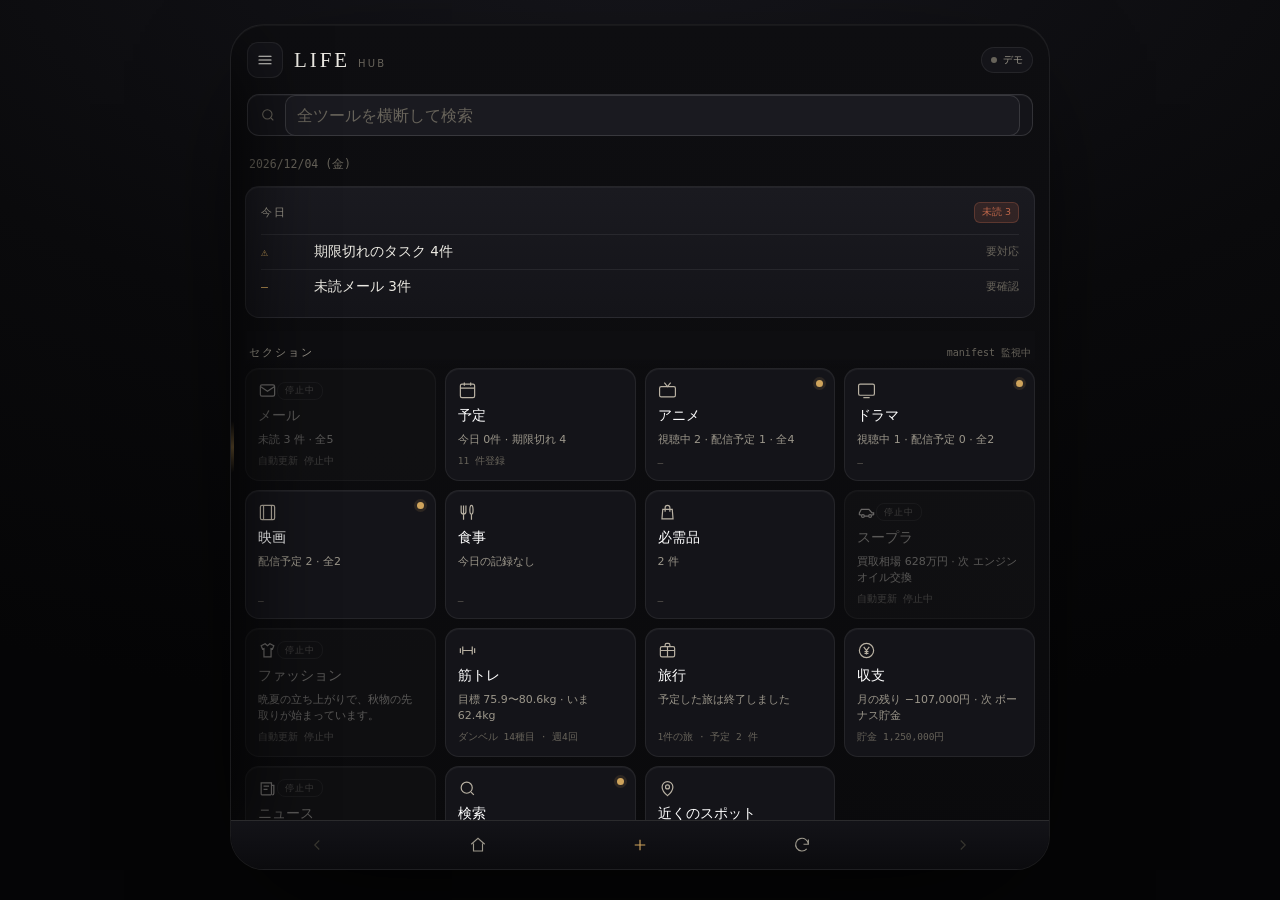
<file: index.html>
<!DOCTYPE html>
<html lang="ja">
<head>
<meta charset="utf-8">
<meta name="viewport" content="width=device-width, initial-scale=1, maximum-scale=1, minimum-scale=1, user-scalable=no, viewport-fit=cover">
<meta name="theme-color" content="#0A0A0C">
<title>LIFE</title>
<!-- ホーム画面に追加したときのアイコン。指定が無いと iOS が
     ページを縮小した「黒地に文字」の絵を勝手に作ってしまう -->
<link rel="apple-touch-icon" href="assets/icon-180.png?v=dev725147">
<link rel="icon" type="image/png" sizes="192x192" href="assets/icon-192.png?v=dev725147">
<link rel="icon" type="image/svg+xml" href="assets/icon.svg?v=dev725147">
<link rel="manifest" href="manifest.webmanifest?v=dev725147">
<meta name="apple-mobile-web-app-title" content="LIFE">
<meta name="apple-mobile-web-app-status-bar-style" content="black-translucent">
<link rel="stylesheet" href="assets/app.css?v=dev725147">
<script>
/* ホーム画面から起動したとき（＝アプリとして開いたとき）の下ごしらえ。
   描き始める前に決めたいので、CSS の直後・本文より前に置いている。

   1) 枠を付けずに画面いっぱいへ広げる（html に full の印を付ける）
   2) 起動直後だけ画面の高さが実際より小さく報告される iOS の不具合を補う。
      端末の画面サイズ（screen）から本来の高さを出して --apph に入れる。
      ただし Split View などで本当に小さいときは触らない（差が大きいときは何もしない）。 */
(function () {
  try {
    var st = navigator.standalone === true ||
      (window.matchMedia && matchMedia('(display-mode: standalone)').matches);
    if (!st) return;
    var el = document.documentElement;
    el.className += ' full';
    if (!window.screen) return;
    function fit() {
      var sw = screen.width, sh = screen.height, got = window.innerHeight || 0;
      if (!sw || !sh || !got) return;
      var portrait = !window.matchMedia || matchMedia('(orientation: portrait)').matches;
      var full = portrait ? Math.max(sw, sh) : Math.min(sw, sh);
      // 「画面いっぱいのはずなのに少しだけ足りない」＝起動直後の誤報告
      if (full > got && full - got <= 150) el.style.setProperty('--apph', full + 'px');
      else el.style.removeProperty('--apph');
    }
    fit();
    addEventListener('resize', fit);
    addEventListener('orientationchange', function () { setTimeout(fit, 80); });
  } catch (e) {}
})();
</script>
</head>
<body>
<!-- 筋トレの 3D 風イラストで使う塗り（グラデーションと発光）。
     図をいくつ描いても定義は 1 組で済むよう、ここに置いて id で参照する。 -->
<svg class="wdefs" width="0" height="0" aria-hidden="true" focusable="false"><defs>
  <!-- 背景（明るいスタジオ。添付写真と同じ、白に近い灰色の背景） -->
  <radialGradient id="wgBg" cx=".5" cy=".38" r=".85">
    <stop offset="0" stop-color="#F2F2F0"/><stop offset=".65" stop-color="#E4E4E1"/>
    <stop offset="1" stop-color="#D2D2CE"/>
  </radialGradient>
  <!-- 体の下地。筋肉より一段暗い粘土色 -->
  <linearGradient id="wgBody" x1="0" y1="0" x2="1" y2="0">
    <stop offset="0" stop-color="#6E716C"/><stop offset=".25" stop-color="#8E918C"/>
    <stop offset=".5" stop-color="#9DA09B"/><stop offset=".75" stop-color="#82857F"/>
    <stop offset="1" stop-color="#63665F"/>
  </linearGradient>
  <!-- 筋肉ひとつ分の膨らみ。光は左上から。R 付きは左右反転したパーツ用 -->
  <radialGradient id="wgMus" cx=".34" cy=".24" r=".95">
    <stop offset="0" stop-color="#D8DAD4"/><stop offset=".42" stop-color="#B0B3AC"/>
    <stop offset=".75" stop-color="#878A83"/><stop offset="1" stop-color="#6D7068"/>
  </radialGradient>
  <radialGradient id="wgMusR" cx=".66" cy=".24" r=".95">
    <stop offset="0" stop-color="#D8DAD4"/><stop offset=".42" stop-color="#B0B3AC"/>
    <stop offset=".75" stop-color="#878A83"/><stop offset="1" stop-color="#6D7068"/>
  </radialGradient>
  <radialGradient id="wgHead" cx=".36" cy=".28" r=".85">
    <stop offset="0" stop-color="#D2D4CE"/><stop offset=".5" stop-color="#ABAEA8"/>
    <stop offset="1" stop-color="#7C7F78"/>
  </radialGradient>
  <!-- 効く筋肉。添付と同じ、輪郭のぼけた赤いにじみ -->
  <radialGradient id="wgRed" cx=".42" cy=".34" r=".8">
    <stop offset="0" stop-color="#F65038"/><stop offset=".5" stop-color="#E23A24"/>
    <stop offset="1" stop-color="#C92C17"/>
  </radialGradient>
  <radialGradient id="wgRedR" cx=".58" cy=".34" r=".8">
    <stop offset="0" stop-color="#F65038"/><stop offset=".5" stop-color="#E23A24"/>
    <stop offset="1" stop-color="#C92C17"/>
  </radialGradient>
  <linearGradient id="wgIron" x1="0" y1="0" x2="0" y2="1">
    <stop offset="0" stop-color="#9EA19B"/><stop offset=".45" stop-color="#757872"/>
    <stop offset="1" stop-color="#4E514B"/>
  </linearGradient>
  <linearGradient id="wgBench" x1="0" y1="0" x2="0" y2="1">
    <stop offset="0" stop-color="#B4B7B1"/><stop offset=".55" stop-color="#93968F"/>
    <stop offset="1" stop-color="#6E716B"/>
  </linearGradient>
  <radialGradient id="wgFloor" cx=".5" cy=".5" r=".5">
    <stop offset="0" stop-color="#5B5D58" stop-opacity=".5"/>
    <stop offset="1" stop-color="#5B5D58" stop-opacity="0"/>
  </radialGradient>
  <!-- 効く場所は「にじませる」。元の形をそのまま重ねると輪郭が出るので混ぜない -->
  <filter id="wgGlow" x="-60%" y="-60%" width="220%" height="220%">
    <feGaussianBlur stdDeviation="1.7" result="b"/>
    <feMerge><feMergeNode in="b"/><feMergeNode in="b"/></feMerge>
  </filter>
  <filter id="wgGlow2" x="-50%" y="-50%" width="200%" height="200%">
    <feGaussianBlur stdDeviation="1.3"/>
  </filter>
</defs></svg>
<div class="stage">
  <div class="app" id="app">
    <div class="hint" aria-hidden="true"></div>
    <header class="topbar">
      <button class="ib" id="menuBtn" aria-label="メニューを開く">
        <svg viewBox="0 0 24 24" fill="none" stroke="currentColor" stroke-width="1.6" stroke-linecap="round"><path d="M4 7h16M4 12h16M4 17h16"/></svg>
      </button>
      <div class="brand" id="brand"></div>
      <button class="sync" id="syncBtn" aria-label="接続状態"><span class="pulse" id="pulse"></span><span id="syncTxt">未接続</span></button>
    </header>
    <div class="notice" id="notice" hidden></div>
    <div class="sw">
      <div class="search">
        <svg viewBox="0 0 24 24" fill="none" stroke="currentColor" stroke-width="1.6"><circle cx="11" cy="11" r="7"/><path d="m20 20-3.5-3.5"/></svg>
        <input id="q" type="search" autocomplete="off" aria-label="検索">
        <span class="clr" id="clr" style="display:none" role="button" aria-label="クリア">×</span>
      </div>
      <div class="tagsug" id="tagsug" style="display:none"></div>
    </div>
    <div class="actzone" id="actzone"></div>
    <div class="scroll" id="scroll"></div>
    <nav class="bottombar" id="bottombar" aria-label="ナビゲーション"></nav>
    <div class="scrim" id="scrim"></div>
    <nav class="drawer" id="drawer" aria-label="メニュー"><div class="dh2"><span class="d"></span><span class="w">LIFE</span></div><div id="menu"></div></nav>
    <section class="det" id="det" aria-hidden="true">
      <div class="db"><button class="ib" id="backBtn" aria-label="戻る">
        <svg viewBox="0 0 24 24" fill="none" stroke="currentColor" stroke-width="1.6" stroke-linecap="round" stroke-linejoin="round"><path d="M15 6l-6 6 6 6"/></svg>
      </button><span class="dt" id="dSec"></span>
      <button class="ib" id="dDone" aria-label="完了にする" style="display:none">
        <svg viewBox="0 0 24 24" fill="none" stroke="currentColor" stroke-width="1.8" stroke-linecap="round" stroke-linejoin="round"><path d="M5 12.5 10 17.5 19 7"/></svg>
      </button>
      <button class="ib" id="dEdit" aria-label="編集" style="display:none">
        <svg viewBox="0 0 24 24" fill="none" stroke="currentColor" stroke-width="1.6" stroke-linecap="round" stroke-linejoin="round"><path d="M4 20h4l10-10a2.8 2.8 0 0 0-4-4L4 16v4z"/></svg>
      </button>
      <button class="ib" id="dTrash" aria-label="削除" style="display:none;color:var(--ember)">
        <svg viewBox="0 0 24 24" fill="none" stroke="currentColor" stroke-width="1.6" stroke-linecap="round" stroke-linejoin="round"><path d="M4 7h16M9 7V5h6v2M6 7l1 13h10l1-13"/></svg>
      </button></div>
      <div class="dbody" id="dBody"></div>
    </section>
    <div class="mask" id="mask"><div class="sheet" id="sheet"></div></div>
  </div>
</div>
<script src="assets/github.js?v=dev725147"></script>
<script src="assets/places.js?v=dev725147"></script>
<script src="assets/nearby.js?v=dev725147"></script>
<script src="assets/workout.js?v=dev725147"></script>
<script src="assets/demo-data.js?v=dev725147"></script>
<script src="assets/app.js?v=dev725147"></script>
</body>
</html>
</file>
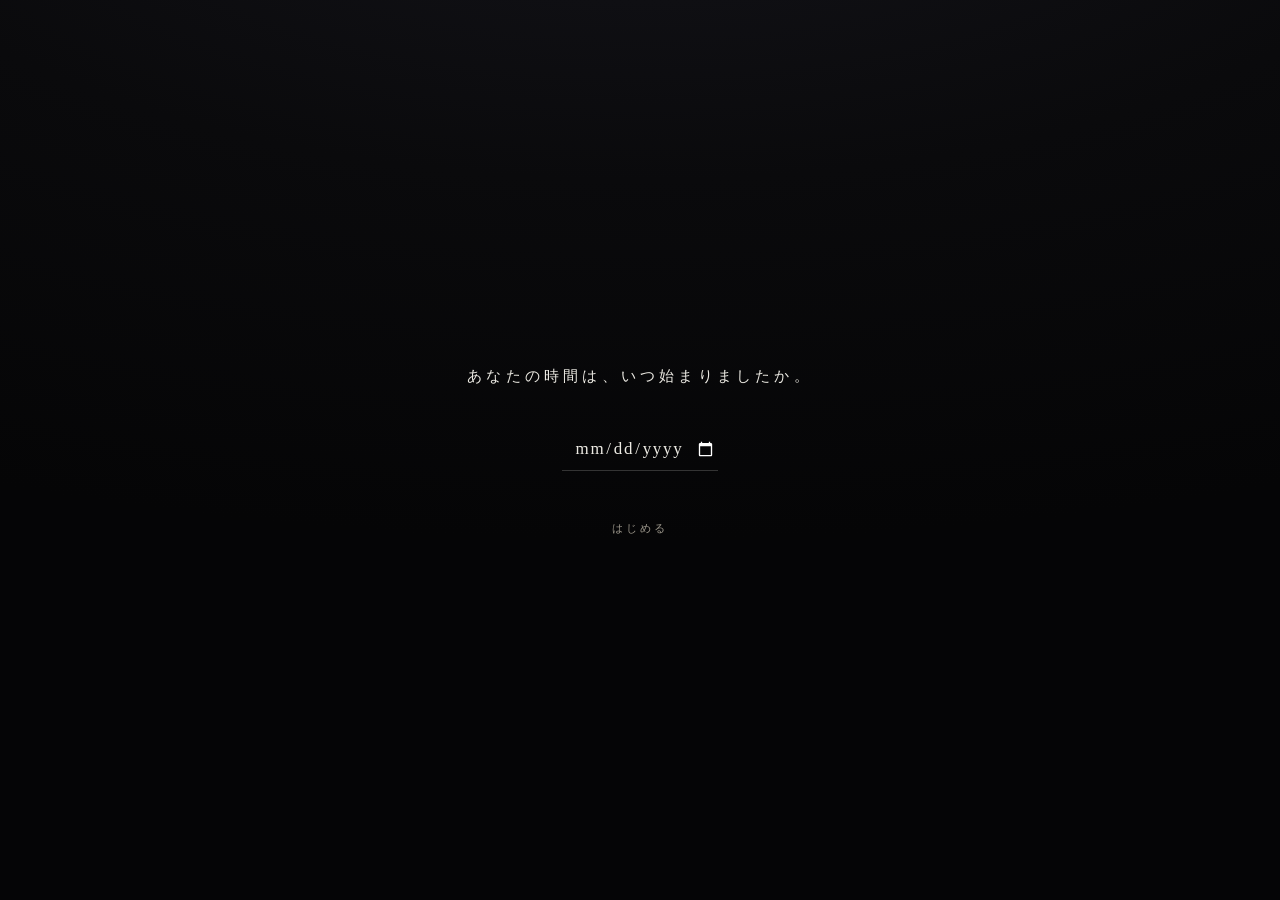
<file: memento/index.html>
<!DOCTYPE html>
<html lang="ja">
<head>
<meta charset="utf-8">
<meta name="viewport" content="width=device-width, initial-scale=1, maximum-scale=1, minimum-scale=1, user-scalable=no, viewport-fit=cover">
<meta name="theme-color" content="#0A0A0C">
<title>MEMENTO</title>
<link rel="icon" href="data:image/svg+xml,%3Csvg xmlns='http://www.w3.org/2000/svg' viewBox='0 0 32 32'%3E%3Crect width='32' height='32' fill='%230A0A0C'/%3E%3Ccircle cx='16' cy='16' r='4.5' fill='%23CFA45C'/%3E%3C/svg%3E">
<link rel="stylesheet" href="memento.css?v=2">
</head>
<body>
<div class="page">

  <!-- 初回のみ：生年月日を尋ねる。それ以外の入力は求めない -->
  <div class="gate" id="gate" hidden>
    <div>
      <div class="gate-q">あなたの時間は、いつ始まりましたか。</div>
      <input type="date" id="gateBirth" aria-label="生年月日">
      <button class="tbtn gate-go" id="gateGo">はじめる</button>
    </div>
  </div>

  <div class="wrap" id="main" hidden>

    <header class="top">
      <a class="back" href="../">LIFE</a>
      <span class="ver" id="verTag">I</span>
    </header>

    <h1 class="mark">MEMENTO</h1>

    <div class="mortal reveal">
      <span class="ml">のこり</span>
      <span class="mn" id="mortalSec">—</span><span class="mu">秒</span>
    </div>

    <section class="reveal" id="secCal">
      <div class="h">人生の暦</div>
      <div class="calbox">
        <canvas id="cal"></canvas>
        <span class="now" id="nowDot" hidden></span>
      </div>
      <div class="calcap">
        <span>第 <span class="n" id="wkNow">—</span> 週</span>
        <span><span class="n" id="wkAll">—</span> 週のうち <span class="n" id="wkPct">—</span></span>
      </div>
    </section>

    <section class="reveal" id="secCount">
      <div class="h">残数</div>
      <div id="rows"></div>
      <div class="add" id="addRow">＋ 人を加える</div>
      <div class="form" id="pForm" hidden>
        <div class="f"><label for="fName">名前</label><input id="fName" autocomplete="off"></div>
        <div class="f"><label for="fAge">いまの年齢</label><input id="fAge" type="number" min="0" max="120" inputmode="numeric"></div>
        <div class="f"><label for="fFreq">年に会う回数</label><input id="fFreq" type="number" min="1" max="366" inputmode="numeric"></div>
        <div class="f"><label for="fUntil">何歳までと考えるか</label><input id="fUntil" type="number" min="1" max="120" inputmode="numeric" placeholder="85"></div>
        <div class="formact">
          <button class="tbtn warn" id="fDel" hidden>消す</button>
          <button class="tbtn" id="fCancel">やめる</button>
          <button class="tbtn gold" id="fSave">刻む</button>
        </div>
      </div>
    </section>

    <section class="reveal" id="secToday">
      <div class="h">今日</div>
      <div class="date" id="todayDate">—</div>
      <div class="line">
        <input id="diary" maxlength="120" placeholder="一行だけ。" autocomplete="off">
        <span class="saved" id="savedDot"></span>
      </div>
      <div id="pastBox"></div>
    </section>

    <section class="settings" id="settings" hidden>
      <div class="h">設定</div>
      <div class="form on">
        <div class="f"><label for="sBirth">生年月日</label><input id="sBirth" type="date"></div>
        <div class="f"><label for="sHorizon">暦の長さ（年）</label><input id="sHorizon" type="number" min="40" max="110" inputmode="numeric"></div>
        <div class="formact">
          <button class="tbtn" id="sExport">書き出す</button>
          <button class="tbtn" id="sImport">読み込む</button>
        </div>
        <p class="note">記録はこの端末に保存され、ハブの接続設定（PAT）があれば
        private リポジトリへも静かに同期されます。</p>
      </div>
      <input type="file" id="importFile" accept="application/json" hidden>
    </section>

    <footer class="reveal">
      <span class="lnk" id="cfgBtn">設定</span>
      <span class="sync" id="syncState">○ この端末のみ</span>
    </footer>

  </div>
</div>
<script src="../assets/github.js?v=dev720737"></script>
<script src="memento.js?v=2"></script>
</body>
</html>
</file>
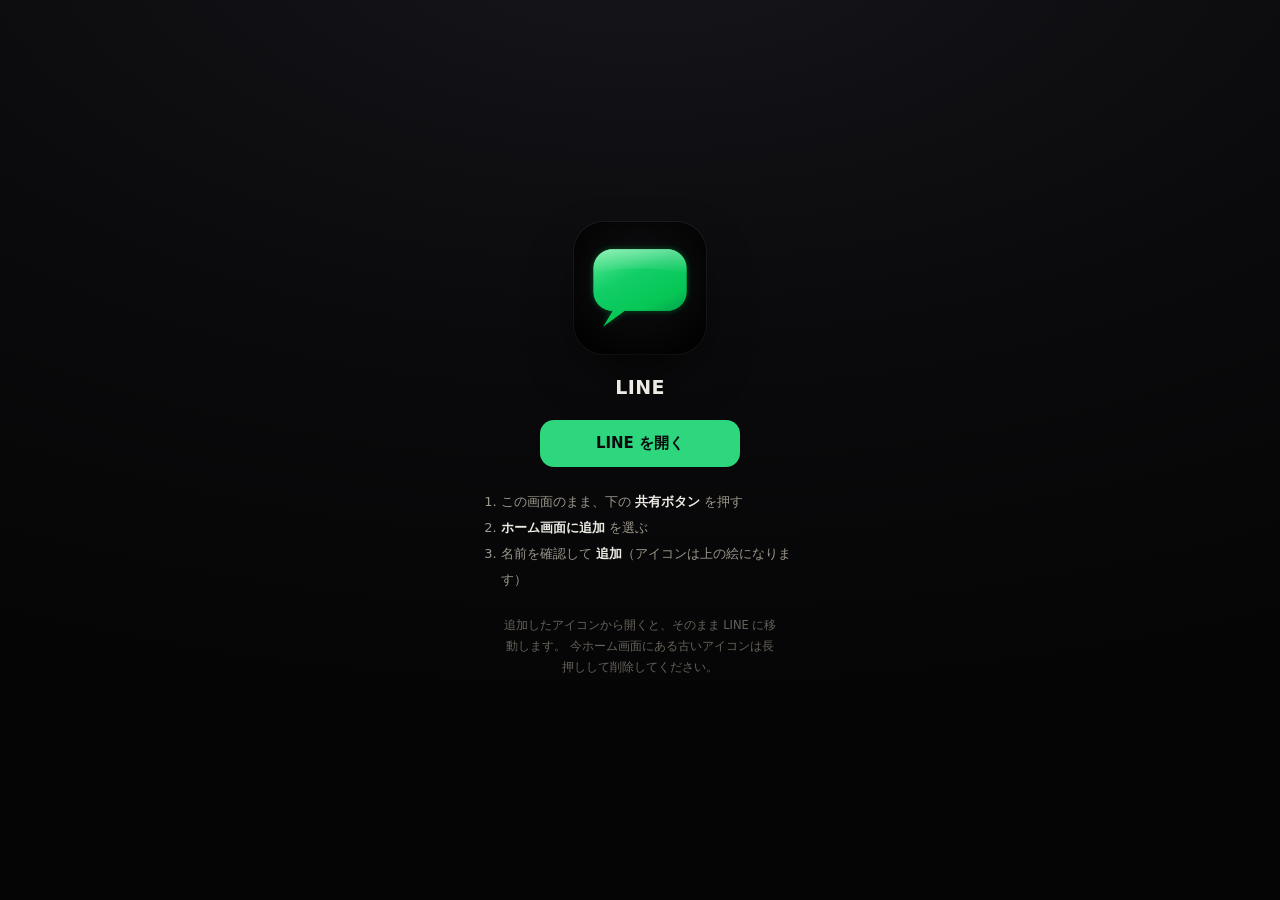
<file: launch/line/index.html>
<!DOCTYPE html>
<html lang="ja">
<head>
<meta charset="utf-8">
<meta name="viewport" content="width=device-width, initial-scale=1, viewport-fit=cover">
<meta name="theme-color" content="#0A0A0C">
<title>LINE</title>

<!-- ホーム画面に追加したときのアイコン。iOS はこのページを開いている状態で
     「ホーム画面に追加」した瞬間の apple-touch-icon を読む -->
<link rel="apple-touch-icon" href="icon-180.png">
<link rel="icon" type="image/png" sizes="512x512" href="icon-512.png">
<meta name="apple-mobile-web-app-capable" content="yes">
<meta name="apple-mobile-web-app-status-bar-style" content="black-translucent">
<meta name="apple-mobile-web-app-title" content="LINE">
<meta name="robots" content="noindex">

<style>
  :root{color-scheme:dark}
  *{box-sizing:border-box}
  body{margin:0;min-height:100dvh;display:flex;flex-direction:column;
    align-items:center;justify-content:center;gap:22px;padding:32px 24px;
    background:radial-gradient(120% 90% at 50% -10%,#16161C 0%,#0A0A0C 55%,#050506 100%);
    color:#ECEAE3;font-family:-apple-system,"SF Pro Text",system-ui,"Hiragino Sans",sans-serif;
    -webkit-font-smoothing:antialiased;text-align:center}
  img{width:132px;height:132px;border-radius:30px;display:block;
    box-shadow:0 24px 60px -20px rgba(0,0,0,.9),0 0 0 1px rgba(255,255,255,.06)}
  h1{font-size:19px;font-weight:600;margin:0;letter-spacing:.02em}
  p{margin:0;font-size:13.5px;line-height:1.85;color:#9C978B;max-width:22em}
  a.go{display:inline-flex;align-items:center;justify-content:center;
    min-width:200px;padding:14px 22px;border-radius:14px;text-decoration:none;
    font-size:15px;font-weight:600;color:#0A0A0C;background:#2ED67E}
  ol{margin:0;padding-left:1.3em;text-align:left;font-size:13px;line-height:2;
    color:#9C978B;max-width:24em}
  ol b{color:#ECEAE3;font-weight:600}
  .n{font-size:11.5px;color:#67635A;line-height:1.8;max-width:24em}
</style>
</head>
<body>
<img src="icon-512.png" alt="">
<h1>LINE</h1>

<a class="go" id="go" href="https://line.me/">LINE を開く</a>

<ol id="how">
  <li>この画面のまま、下の <b>共有ボタン</b> を押す</li>
  <li><b>ホーム画面に追加</b> を選ぶ</li>
  <li>名前を確認して <b>追加</b>（アイコンは上の絵になります）</li>
</ol>
<p class="n" id="note">追加したアイコンから開くと、そのまま LINE に移動します。
今ホーム画面にある古いアイコンは長押しして削除してください。</p>

<script>
/* 開き先。ほかのサイト用に使い回すときは、このフォルダごと複製して
   TARGET と icon-*.png と <title> を差し替える。 */
var TARGET = 'https://line.me/';

document.getElementById('go').href = TARGET;

/* ホーム画面のアイコンから開いたとき（standalone）だけ自動で移動する。
   Safari で見ているときに移動してしまうと「ホーム画面に追加」ができないため、
   その場合は説明を出すだけにする。 */
var standalone = window.navigator.standalone === true ||
  (window.matchMedia && window.matchMedia('(display-mode: standalone)').matches);
if (standalone) {
  document.getElementById('how').style.display = 'none';
  document.getElementById('note').textContent = '移動しています…';
  location.replace(TARGET);
}
</script>
</body>
</html>
</file>
<file: assets/app.css>
:root{
    color-scheme:dark;
    --bg:#0A0A0C; --bg2:#0E0E11;
    --s1:#141419; --s2:#1A1A20; --s3:#212129;
    --line:rgba(255,255,255,.07); --line2:rgba(255,255,255,.13); --hi:rgba(255,255,255,.045);
    --text:#ECEAE3; --dim:#9C978B; --faint:#67635A;
    --plat:#CBC3B2; --gold:#CFA45C; --goldd:rgba(207,164,92,.15);
    --ember:#C0674A; --emberd:rgba(192,103,74,.15);
    --ok:#8FA98C; --sat:#7E93A8; --sun:#B4726A;
    --font:-apple-system,"SF Pro Text",system-ui,"Hiragino Sans","Noto Sans JP",sans-serif;
    --serif:ui-serif,"New York",Georgia,"Hiragino Mincho ProN",serif;
    --mono:ui-monospace,"SF Mono",Menlo,monospace;
    /* ホーム画面から全画面で開いたとき、時計・電池の帯とホームバーに
       重ならないようにするための余白（Safari のタブがある時は 0） */
    --safe-t:env(safe-area-inset-top,0px);
    --safe-b:env(safe-area-inset-bottom,0px);
    /* 下バーの高さ。画面が低い端末では詰まり、高い端末では少しゆったりする。
       中身（18px のアイコン）に対して上下が均等に空く */
    --barh:clamp(42px,5.4dvh,54px);
  }
  *{box-sizing:border-box}
  /* ダブルタップ拡大を無効化。iOS の自動テキスト拡大も止める */
  html{-webkit-text-size-adjust:100%;text-size-adjust:100%;touch-action:manipulation}
  body,button,input,select,textarea{touch-action:manipulation}
  body{margin:0;background:var(--bg)}
  /* 筋トレの図で使う塗りの定義だけを置いた SVG。行の高さを作らないよう浮かせる */
  .wdefs{position:absolute;width:0;height:0;overflow:hidden;pointer-events:none}
  .stage{min-height:100dvh;
    background:radial-gradient(120% 90% at 50% -10%,#16161C 0%,var(--bg) 55%,#050506 100%);
    display:flex;justify-content:center;font-family:var(--font);color:var(--text);-webkit-font-smoothing:antialiased}
  .app{position:relative;overflow:hidden;width:100%;height:var(--apph,100dvh);
    background:linear-gradient(180deg,var(--bg2),var(--bg));display:flex;flex-direction:column}
  /* 電話幅を超える画面では中央にフレーム表示にする。
     高さは画面に合わせる（固定 830px だと iPad 横やノート PC ではみ出す）。
     縦が足りない端末（スマホ横持ちなど）は全画面のままにする。 */
  @media (min-width:520px) and (min-height:640px){
    .stage{padding:24px 16px 30px}
    .app{max-width:412px;height:min(880px,calc(100dvh - 54px));
      --safe-t:0px;--safe-b:0px;
      border:1px solid var(--line);border-radius:34px;
      box-shadow:0 40px 120px -40px rgba(0,0,0,.9),inset 0 1px 0 var(--hi)}
  }
  /* iPad mini（744px）以上は横幅を活かす。タイルや商品カードの列数は
     grid の auto-fill が自動で増える */
  @media (min-width:700px) and (min-height:640px){
    .app{max-width:640px}
    .scroll{padding:0 18px 32px}
  }
  /* iPad（横）・ノート PC */
  @media (min-width:1024px) and (min-height:640px){ .app{max-width:820px} }
  /* 大きな外部ディスプレイ。広げすぎると1行が長くなりすぎるので上限を置く */
  @media (min-width:1400px) and (min-height:640px){ .app{max-width:960px} }
  /* ---- ホーム画面から起動したアプリ（html.full） ----
     ブラウザのタブと違って「窓の中の書類」ではないので、枠を外して画面いっぱいに広げる。
     高さは起動直後の誤報告を避けるため --apph（無ければ lvh）を使う。 */
  html.full,html.full body{overflow:hidden}
  html.full .stage{padding:0;min-height:100lvh}
  html.full .app{max-width:none;width:100%;height:var(--apph,100lvh);
    border:0;border-radius:0;box-shadow:none;
    --safe-t:env(safe-area-inset-top,0px);--safe-b:env(safe-area-inset-bottom,0px)}
  /* 画面が広いほど左右の余白を少しだけ広げる（端に文字が貼り付かないように） */
  html.full .scroll{padding:0 clamp(14px,2.2vw,26px) 28px}
  html.full .topbar,html.full .sw,html.full .actzone{
    padding-left:clamp(14px,2.2vw,26px);padding-right:clamp(14px,2.2vw,26px)}
  .sync{cursor:pointer}
  .topbar{display:flex;align-items:center;gap:11px;
    padding:calc(17px + var(--safe-t)) 16px 10px;flex:none}
  .ib{width:36px;height:36px;flex:none;display:grid;place-items:center;border:1px solid var(--line);
    border-radius:11px;background:var(--s1);color:var(--text);cursor:pointer;transition:.2s}
  .ib.on{background:var(--goldd);border-color:rgba(207,164,92,.5);color:var(--gold)}
  .ib svg{width:18px;height:18px}
  .brand{flex:1;display:flex;align-items:baseline;gap:8px;min-width:0}
  .brand .w{font-family:var(--serif);font-size:21px;letter-spacing:.14em;font-weight:500}
  .brand .s{font-size:10px;color:var(--faint);letter-spacing:.22em;text-transform:uppercase}
  .brand .sect{font-size:15px;font-weight:500;letter-spacing:.02em}
  .sync{display:flex;align-items:center;gap:6px;font-family:var(--mono);font-size:10px;color:var(--dim);
    padding:5px 9px;border:1px solid var(--line);border-radius:20px;background:var(--s1);flex:none}
  .pulse{width:6px;height:6px;border-radius:50%;background:var(--ok);animation:p 2.6s infinite}
  @keyframes p{0%{box-shadow:0 0 0 0 rgba(143,169,140,.45)}70%{box-shadow:0 0 0 7px rgba(143,169,140,0)}100%{box-shadow:0 0 0 0 rgba(143,169,140,0)}}

  /* トークン期限などの警告バナー。暗めの琥珀で高級感を保ちつつ確実に気付ける */
  .notice{flex:none;margin:2px 16px 0;display:flex;align-items:center;gap:9px;cursor:pointer;
    border:1px solid rgba(207,164,92,.35);background:var(--goldd);color:var(--gold);
    border-radius:11px;padding:10px 12px;font-size:12px;line-height:1.5;text-align:left;font-family:var(--font)}
  .notice[hidden]{display:none}
  .notice.crit{border-color:rgba(192,103,74,.45);background:var(--emberd);color:var(--ember)}
  .notice svg{width:16px;height:16px;flex:none}
  .notice .nx{margin-left:auto;color:var(--faint);font-size:15px;padding:0 2px}
  .sw{padding:6px 16px 10px;flex:none}
  .search{display:flex;align-items:center;gap:9px;border:1px solid var(--line2);border-radius:12px;
    background:var(--s1);padding:0 12px;height:42px;box-shadow:inset 0 1px 0 var(--hi)}
  .search:focus-within{border-color:rgba(207,164,92,.45)}
  .search svg{width:16px;height:16px;color:var(--faint);flex:none}
  .search input{flex:1;background:none;border:0;outline:0;color:var(--text);font-size:16px;font-family:var(--font);min-width:0}
  .search input::placeholder{color:var(--faint)}
  .search .clr{color:var(--faint);cursor:pointer;font-size:16px;padding:4px}
  .tagsug{padding:2px 2px 10px}
  .tagsug .h{font-size:9.5px;letter-spacing:.2em;text-transform:uppercase;color:var(--faint);padding:4px 2px 8px}
  .tagsug .wrap{display:flex;flex-wrap:wrap;gap:6px}

  .scroll{flex:1;overflow-y:auto;padding:0 14px 28px}
  .sechead{display:flex;align-items:center;gap:9px;padding:15px 4px 8px;position:sticky;top:0;z-index:2;
    background:linear-gradient(180deg,var(--bg2) 72%,rgba(14,14,17,0))}
  .sechead svg{width:15px;height:15px;color:var(--plat);opacity:.85;flex:none}
  .sechead .n{font-size:10.5px;letter-spacing:.2em;text-transform:uppercase;color:var(--dim)}
  .sechead .c{margin-left:auto;font-family:var(--mono);font-size:10px;color:var(--faint)}
  .list{display:flex;flex-direction:column;gap:7px}

  /* home */
  .greet{padding:8px 4px 14px}
  .greet .h{font-size:13px;color:var(--dim)}
  .greet .d{font-family:var(--mono);font-size:11.5px;color:var(--faint);margin-top:3px}
  .hero{border:1px solid var(--line);border-radius:14px;background:linear-gradient(180deg,var(--s2),var(--s1));
    box-shadow:inset 0 1px 0 var(--hi);padding:15px 15px 13px;margin-bottom:13px}
  .hero .ht{display:flex;justify-content:space-between;align-items:center;margin-bottom:11px}
  .hero .l{font-size:11px;color:var(--dim);letter-spacing:.16em;text-transform:uppercase}
  .hr{display:flex;align-items:center;gap:11px;padding:8px 0;border-top:1px solid var(--line)}
  .hr:first-of-type{border-top:0}
  .hr .t{font-family:var(--mono);font-size:11.5px;color:var(--gold);width:42px;flex:none}
  .hr .m{flex:1;font-size:13.5px}
  .hr .g{font-size:10.5px;color:var(--faint)}
  /* スマホは2列（小さい iPhone の 375px でも2列を保つ）。
     画面が広がると列が増える（iPad で3〜4列、PC で4〜5列） */
  .grid{display:grid;grid-template-columns:repeat(auto-fill,minmax(160px,1fr));gap:9px}
  .tile{position:relative;text-align:left;cursor:pointer;border:1px solid var(--line);border-radius:14px;
    background:var(--s1);box-shadow:inset 0 1px 0 var(--hi);padding:12px;min-height:98px;
    display:flex;flex-direction:column;gap:7px;transition:.18s;font-family:var(--font)}
  .tile .tp{display:flex;align-items:center;justify-content:space-between}
  .tile .ico{width:19px;height:19px;color:var(--plat);opacity:.9}
  .tile .nm{font-size:13.5px;font-weight:500}
  .tile .mt{font-size:11px;color:var(--dim);line-height:1.45}
  .tile .ft{margin-top:auto;font-family:var(--mono);font-size:9.5px;color:var(--faint)}
  .dot{position:absolute;top:11px;right:11px;width:7px;height:7px;border-radius:50%;background:var(--gold);box-shadow:0 0 0 3px rgba(207,164,92,.13)}
  /* GitHub の定期実行を止めているセクション。閲覧はできるので薄くするだけにする */
  .tile.paused{opacity:.55;filter:grayscale(.65)}
  .tile.paused .nm{color:var(--dim)}
  .pz{font-family:var(--mono);font-size:9px;color:var(--faint);border:1px solid var(--line);
    border-radius:8px;padding:1.5px 7px;letter-spacing:.1em;flex:none}
  .pnote{border:1px solid var(--line);border-left:3px solid var(--faint);border-radius:10px;
    background:var(--s1);color:var(--dim);font-size:12px;line-height:1.7;padding:10px 12px;margin-bottom:10px}
  .conn{display:flex;flex-direction:column;gap:7px}
  .cr{display:flex;align-items:center;gap:11px;border:1px solid var(--line);border-radius:12px;background:var(--s1);
    padding:11px 12px;box-shadow:inset 0 1px 0 var(--hi);cursor:pointer;font-family:var(--font);text-align:left;width:100%}
  .cr svg{width:18px;height:18px;color:var(--plat);flex:none}
  .cr .cn{font-size:13px;font-weight:500;flex:none}
  .cr .cs{flex:1;font-size:10.5px;color:var(--dim);text-align:right;font-family:var(--mono)}
  .sd{width:6px;height:6px;border-radius:50%;background:var(--ok);flex:none}

  /* rows */
  .row{display:flex;gap:11px;align-items:flex-start;width:100%;text-align:left;cursor:pointer;
    border:1px solid var(--line);border-radius:12px;background:var(--s1);padding:11px 12px;
    box-shadow:inset 0 1px 0 var(--hi);transition:.18s;font-family:var(--font)}
  .row .l{flex:1;min-width:0;display:flex;flex-direction:column;gap:4px}
  .row .t{display:block;font-size:13.5px;line-height:1.4}
  .row .m{display:block;font-size:11px;color:var(--dim);white-space:nowrap;overflow:hidden;text-overflow:ellipsis}
  .row .r{display:flex;flex-direction:column;align-items:flex-end;gap:5px;flex:none}
  .row .time{font-family:var(--mono);font-size:9.5px;color:var(--faint);white-space:nowrap}
  .nd{width:7px;height:7px;border-radius:50%;background:var(--gold);flex:none;margin-top:5px;box-shadow:0 0 0 3px rgba(207,164,92,.13)}
  .tag{font-size:9.5px;padding:3px 7px;border-radius:6px;background:var(--s3);color:var(--dim);
    border:1px solid var(--line);white-space:nowrap;cursor:pointer;font-family:var(--font)}
  .tag.g{background:var(--goldd);color:var(--gold);border-color:rgba(207,164,92,.28)}
  .tag.e{background:var(--emberd);color:var(--ember);border-color:rgba(192,103,74,.3)}
  .tag.ok{background:rgba(143,169,140,.14);color:var(--ok);border-color:rgba(143,169,140,.3)}
  .tag.n{background:var(--s2)}
  .empty{text-align:center;color:var(--faint);font-size:12px;padding:36px 10px}
  .ask{display:flex;align-items:center;gap:9px;width:100%;cursor:pointer;font-family:var(--font);
    border:1px dashed rgba(207,164,92,.4);border-radius:12px;background:var(--goldd);color:var(--gold);
    padding:12px;font-size:12.5px;margin-top:9px;text-align:left}

  /* segmented bar */
  .segs{display:flex;gap:5px;overflow-x:auto;padding:2px 2px 10px;scrollbar-width:none}
  .segs::-webkit-scrollbar{display:none}
  .seg{flex:none;font-size:11px;padding:6px 10px;border-radius:20px;border:1px solid var(--line);
    background:var(--s1);color:var(--dim);cursor:pointer;font-family:var(--font);white-space:nowrap}
  .seg.on{background:var(--goldd);border-color:rgba(207,164,92,.4);color:var(--gold)}
  .actbar{display:flex;gap:7px;padding:0 2px 10px}
  .act{flex:1;display:flex;align-items:center;justify-content:center;gap:7px;font-size:12.5px;padding:11px;
    border-radius:11px;border:1px solid var(--line2);background:var(--s2);color:var(--text);cursor:pointer;font-family:var(--font)}
  .act svg{width:15px;height:15px}
  .actzone{flex:none;padding:0 14px}
  .actzone:empty{display:none}
  .bottombar{flex:none;height:var(--barh);display:flex;align-items:stretch;gap:2px;padding:0 6px;
    border-top:1px solid var(--line2);background:linear-gradient(180deg,#131318,#0B0B0E);position:relative;z-index:36}
  .bb{flex:1;display:flex;flex-direction:column;align-items:center;justify-content:center;
    gap:3px;padding:2px 1px;border:0;
    background:none;color:var(--dim);cursor:pointer;font-family:var(--font);font-size:8.5px;border-radius:9px;line-height:1.2}
  .bb:disabled{color:#38362F;cursor:default;background:none}
  .bb svg{width:18px;height:18px}
  .bb.acc{color:var(--gold)}
  textarea{width:100%;background:var(--s2);color:var(--text);border:1px solid var(--line2);border-radius:10px;
    padding:10px 11px;font-size:16px;font-family:var(--font);outline:0;resize:vertical}
  .stars{display:flex;gap:6px;font-size:22px;color:#3A3833;cursor:pointer;margin-bottom:2px}
  .stars span.on{color:var(--gold)}
  .danger{width:100%;padding:11px;border-radius:11px;border:1px solid rgba(192,103,74,.45);
    background:var(--emberd);color:var(--ember);font-size:13px;cursor:pointer;font-family:var(--font);margin-top:6px}

  /* calendar day */
  .day{border:1px solid var(--line);border-radius:11px;background:var(--s1);padding:8px 9px 8px 11px;
    box-shadow:inset 0 1px 0 var(--hi);width:100%;text-align:left;font-family:var(--font)}
  .day .dh{cursor:pointer;border-radius:7px;padding:2px 2px 2px 0}
  .day.today{border-color:rgba(207,164,92,.5);background:linear-gradient(180deg,rgba(207,164,92,.07),var(--s1))}
  /* 期限切れは見落とすと困るので、枠から色で分かるようにする */
  .day.over{border-color:rgba(192,103,74,.4);background:linear-gradient(180deg,rgba(192,103,74,.06),var(--s1))}
  .day.over .ev{margin-top:0}
  .day .dh{display:flex;align-items:center;gap:8px}
  .day .dd{font-family:var(--mono);font-size:12px;color:var(--text);flex:none}
  .day .dw{font-size:10.5px;flex:none}
  .day .hol{font-size:10px;color:var(--sun)}
  .day .wx{margin-left:auto;display:flex;align-items:center;gap:6px;font-family:var(--mono);font-size:10px;color:var(--dim)}
  .day.sat .dw{color:var(--sat)} .day.sun .dw,.day.hd .dw{color:var(--sun)}
  .day .ev{margin-top:6px;display:flex;flex-direction:column;gap:1px}
  .day .e1{display:flex;gap:8px;font-size:11.5px;align-items:baseline;width:100%;text-align:left;
    background:none;border:0;border-radius:7px;padding:5px 6px;cursor:pointer;font-family:var(--font);color:var(--text)}
  /* 完了済みタスクは残しつつ、済みと分かるように落とす */
  .day .e1.done .en{color:var(--faint);text-decoration:line-through}
  .day .e1.done .et{color:var(--ok)}
  .day .e1 .et{font-family:var(--mono);font-size:10px;color:var(--gold);flex:none;width:38px}
  /* タスク名の左の完了チェック。タップ領域を確保しつつ控えめに */
  /* 見た目はタスク名の文字高に合わせる。em 指定なので行の文字サイズに追従する。
     小さいままだと押しにくいので、::after で不可視のタップ領域を広げる。 */
  .tick{position:relative;flex:none;width:1.15em;height:1.15em;border-radius:4px;
    border:1px solid var(--line2);background:var(--s2);display:inline-grid;place-items:center;
    font-size:inherit;line-height:1;color:transparent;cursor:pointer;align-self:center}
  .tick::after{content:"";position:absolute;inset:-9px}
  .tick.on{background:var(--goldd);border-color:rgba(207,164,92,.5);color:var(--gold)}
  .tick.on::before{content:"✓";font-size:.8em;line-height:1}
  .day .e1 .en{flex:1;min-width:0;overflow:hidden;text-overflow:ellipsis;white-space:nowrap}
  .day .e1 .ew{font-size:9.5px;color:var(--faint);flex:none}
  .rep{color:var(--gold);font-size:11px}
  .plist{display:flex;flex-direction:column;margin-top:6px;border:1px solid var(--line);border-radius:10px;overflow:hidden}
  .plist button{display:flex;flex-direction:column;gap:2px;align-items:flex-start;width:100%;text-align:left;
    background:var(--s1);border:0;border-top:1px solid var(--line);padding:9px 11px;cursor:pointer;font-family:var(--font)}
  .plist button:first-child{border-top:0}
  .plist .pn{font-size:13px;color:var(--text)}
  .plist .pa{font-size:10.5px;color:var(--faint)}
  .cbrow{display:flex;gap:10px;align-items:center;min-width:0}
  .cbrow input[type=time]{flex:1;min-width:0}
  .cbrow label{display:flex;align-items:center;gap:7px;font-size:12.5px;color:var(--dim);white-space:nowrap;cursor:pointer}
  .cbrow input[type=checkbox]{width:18px;height:18px;accent-color:#CFA45C;flex:none}
  input:disabled{opacity:.4}

  /* poster card */
  .pc{position:relative;display:flex;gap:11px;width:100%;text-align:left;cursor:pointer;border:1px solid var(--line);
    border-radius:12px;background:var(--s1);padding:10px;box-shadow:inset 0 1px 0 var(--hi);font-family:var(--font)}
  .po{position:relative;width:52px;height:74px;border-radius:7px;flex:none;display:grid;place-items:center;
    background:linear-gradient(150deg,#2A2A33,#15151A);border:1px solid var(--line2);
    font-family:var(--serif);font-size:20px;color:var(--plat);overflow:hidden}
  /* 画像が載れば頭文字を隠す。読み込めなければ onerror で img が消え頭文字が残る */
  .po img{position:absolute;inset:0;width:100%;height:100%;object-fit:cover;z-index:1}
  .po-f{position:relative}
  .pc .pl{flex:1;min-width:0;display:flex;flex-direction:column;gap:5px}
  .pc .pt{font-size:13.5px;line-height:1.35}
  .pc .pm{font-size:10.5px;color:var(--dim)}
  .pc .pr{display:flex;align-items:center;gap:6px;margin-top:auto;flex-wrap:wrap}
  .star{font-family:var(--mono);font-size:10.5px;color:var(--gold)}

  /* drawer */
  .scrim{position:absolute;inset:0;z-index:20;background:rgba(3,3,4,.62);opacity:0;visibility:hidden;transition:.28s}
  .drawer{position:absolute;top:0;left:0;bottom:0;z-index:30;width:80%;max-width:290px;
    background:linear-gradient(180deg,#101015,#0B0B0E);border-right:1px solid var(--line2);
    box-shadow:40px 0 90px -30px rgba(0,0,0,.9);transform:translateX(-102%);
    transition:transform .32s cubic-bezier(.22,.8,.24,1);display:flex;flex-direction:column;
    padding:calc(20px + var(--safe-t)) 12px 20px;overflow-y:auto}
  .app.open .drawer{transform:translateX(0)}
  .app.open .scrim{opacity:1;visibility:visible}
  .dh2{display:flex;align-items:center;gap:9px;padding:2px 8px 12px}
  .dh2 .w{font-family:var(--serif);font-size:19px;letter-spacing:.14em}
  .dh2 .d{width:6px;height:6px;border-radius:50%;background:var(--gold)}
  .mg{font-size:9.5px;letter-spacing:.22em;color:var(--faint);text-transform:uppercase;padding:13px 12px 6px}
  .mi{display:flex;align-items:center;gap:12px;padding:10px 12px;border-radius:10px;cursor:pointer;
    color:var(--dim);font-size:13.5px;transition:.18s;font-family:var(--font);width:100%;text-align:left;background:none;border:0}
  .mi svg{width:17px;height:17px;flex:none}
  .mi.on{background:var(--s2);color:var(--text)}
  .mi.on svg{color:var(--gold)}
  .mi .ct{margin-left:auto;font-family:var(--mono);font-size:10px;color:var(--gold)}
  .mi.paused{opacity:.5;filter:grayscale(.65)}
  .mi .mp{margin-left:auto;font-family:var(--mono);font-size:9px;color:var(--faint);
    border:1px solid var(--line);border-radius:8px;padding:1px 6px;letter-spacing:.08em}
  .hint{position:absolute;left:0;top:50%;margin-top:-26px;z-index:4;pointer-events:none;width:3px;height:52px;
    border-radius:0 3px 3px 0;background:linear-gradient(transparent,rgba(207,164,92,.55),transparent);animation:h 3.6s ease-in-out infinite}
  @keyframes h{0%,100%{transform:translateX(0);opacity:.25}50%{transform:translateX(5px);opacity:.6}}

  /* detail */
  /* 下バー(z-index:36)は詳細より上に描画されるので、詳細は最下端まで伸ばして
     隙間が生じないようにする。内容は .dbody 側の余白でバーを避ける。 */
  .det{position:absolute;top:0;left:0;right:0;bottom:0;z-index:25;background:linear-gradient(180deg,var(--bg2),var(--bg));
    transform:translateX(100%);transition:transform .3s cubic-bezier(.22,.8,.24,1);display:flex;flex-direction:column}
  .det.show{transform:translateX(0)}
  .db{display:flex;align-items:center;gap:11px;
    padding:calc(17px + var(--safe-t)) 16px 12px;
    border-bottom:1px solid var(--line);flex:none}
  .db .dt{font-size:10.5px;letter-spacing:.2em;text-transform:uppercase;color:var(--dim);flex:1}
  .dbody{flex:1;overflow-y:auto;padding:17px 16px calc(var(--barh) + 28px)}
  .dtitle{font-size:19px;line-height:1.4;font-weight:500;margin:0 0 7px;text-wrap:balance}
  .dsub{font-size:11.5px;color:var(--dim);margin-bottom:13px;font-family:var(--mono)}
  .chips{display:flex;flex-wrap:wrap;gap:6px;margin-bottom:14px}
  .card{border:1px solid var(--line);border-radius:12px;background:var(--s1);box-shadow:inset 0 1px 0 var(--hi);padding:12px 13px;margin-bottom:10px}
  .card h4{margin:0 0 9px;font-size:10px;letter-spacing:.2em;text-transform:uppercase;color:var(--faint);font-weight:500}
  .kv{display:flex;justify-content:space-between;gap:12px;padding:6px 0;border-top:1px solid var(--line);font-size:12.5px}
  .kv:first-of-type{border-top:0}
  .kv .k{color:var(--dim);flex:none}
  .kv .v{text-align:right;font-family:var(--mono);font-size:11.5px}
  .prose{font-size:13px;line-height:1.75;margin:0;white-space:pre-wrap}
  /* 本文中の既知の用語。下線で「押せる」ことを示す */
  .tlink{background:none;border:0;padding:0;font:inherit;color:var(--gold);cursor:pointer;
    text-decoration:underline;text-decoration-color:rgba(207,164,92,.45);text-underline-offset:3px}
  button.tag{font-family:var(--font)}
  .chk{display:flex;align-items:center;gap:10px;padding:8px 0;border-top:1px solid var(--line);font-size:12.5px;cursor:pointer}
  .chk:first-of-type{border-top:0}
  .box{width:17px;height:17px;border-radius:5px;border:1px solid var(--line2);background:var(--s2);flex:none;display:grid;place-items:center;color:transparent;font-size:11px}
  .chk.on .box{background:var(--goldd);border-color:rgba(207,164,92,.5);color:var(--gold)}
  .chk.on .lb{color:var(--dim);text-decoration:line-through}
  .chk .en{margin-left:auto;font-family:var(--mono);font-size:9.5px;color:var(--faint)}
  .chk .lb{flex:1;min-width:0}
  /* 16px 未満だと iOS がフォーカス時に自動ズームするため、入力欄は 16px を下回らせない */
  select,input[type=text],input[type=time],input[type=date],input[type=month],input[type=number],
  input[type=password],input[type=search]{width:100%;max-width:100%;min-width:0;box-sizing:border-box;
    background:var(--s2);color:var(--text);
    border:1px solid var(--line2);border-radius:10px;padding:10px 11px;font-size:16px;font-family:var(--font);outline:0}
  /* iOS の date/time は既定の内在幅が広く、枠を押し広げてしまう */
  input[type=date],input[type=time],input[type=month]{-webkit-appearance:none;appearance:none;display:block}
  input[type=date]::-webkit-date-and-time-value,
  input[type=month]::-webkit-date-and-time-value{text-align:left;margin:0}
  .sheet{overflow-x:hidden}
  label.fl{display:block;font-size:10.5px;color:var(--dim);margin:11px 0 5px}
  .bar{height:4px;border-radius:4px;background:var(--s3);overflow:hidden;margin-top:8px}
  .bar i{display:block;height:100%;background:var(--gold);border-radius:4px}
  .nut{display:grid;grid-template-columns:1fr 1fr;gap:5px 13px}
  .nut div{display:flex;justify-content:space-between;font-size:11px;color:var(--dim);padding:4px 0;border-bottom:1px solid var(--line)}
  .nut b{font-weight:400;font-family:var(--mono);color:var(--text)}
  .tl{padding-left:15px}
  .tl .it{position:relative;padding:0 0 13px}
  .tl .it:before{content:"";position:absolute;left:-15px;top:5px;width:7px;height:7px;border-radius:50%;background:var(--gold)}
  .tl .it:after{content:"";position:absolute;left:-12px;top:14px;bottom:0;width:1px;background:var(--line2)}
  .tl .it:last-child:after{display:none}
  .tl .tt{font-size:12.5px;margin-bottom:3px}
  .tl .tm{font-size:10px;color:var(--faint);font-family:var(--mono)}
  .lnk{display:flex;align-items:flex-start;gap:9px;padding:9px 0;border-top:1px solid var(--line);
    font-size:12.5px;color:var(--gold);cursor:pointer;text-decoration:none;min-width:0}
  .lnk:first-of-type{border-top:0}
  /* <button class="lnk"> はブラウザ既定の背景・枠が出てしまうので打ち消す
     （メールの登録先リンク・ファッションのまとめリンクが該当） */
  button.lnk{width:100%;background:none;border:0;border-top:1px solid var(--line);
    font-family:var(--font);text-align:left}
  .lnk svg{width:14px;height:14px;flex:none;margin-top:2px}
  /* 長い URL がカードをはみ出さないようにする */
  .lnk-b{flex:1;min-width:0;display:flex;flex-direction:column;gap:2px}
  .lnk-t{color:var(--gold);word-break:break-word}
  .lnk-s{font-family:var(--mono);font-size:10.5px;color:var(--faint);
    white-space:nowrap;overflow:hidden;text-overflow:ellipsis}
  .mail-body{font-size:12.5px;line-height:1.85;color:var(--dim);white-space:pre-wrap;
    border-left:2px solid var(--line2);padding-left:12px;border-radius:0}
  .fig{height:110px;border-radius:9px;border:1px solid var(--line2);margin-bottom:9px;
    background:linear-gradient(150deg,#23232B,#15151A);display:grid;place-items:center;color:var(--faint);font-size:10.5px}
  .gwrap{position:relative;height:120px;margin-top:4px}
  .footn{text-align:center;color:var(--faint);font-size:10px;font-family:var(--mono);padding:16px 0 4px}

  /* modal */
  .mask{position:absolute;inset:0;z-index:40;background:rgba(3,3,4,.7);display:none;align-items:flex-end}
  .mask.show{display:flex}
  .sheet{width:100%;max-height:88%;overflow-y:auto;background:linear-gradient(180deg,#15151B,#0D0D11);
    border-top:1px solid var(--line2);border-radius:20px 20px 0 0;
    padding:16px 16px calc(26px + var(--safe-b))}
  /* 横向きのスマホなど縦が短い画面では、入力欄が隠れないよう目一杯使う */
  @media (max-height:560px){ .sheet{max-height:96%;padding:12px 14px 18px} }
  .sheet h3{margin:0 0 3px;font-size:15px;font-weight:500}
  .sheet .sh{font-size:11px;color:var(--faint);margin-bottom:12px;font-family:var(--mono)}
  .btn{width:100%;padding:12px;border-radius:11px;border:1px solid rgba(207,164,92,.45);background:var(--goldd);
    color:var(--gold);font-size:13.5px;cursor:pointer;font-family:var(--font);margin-top:14px}
  .btn.sec{background:var(--s2);border-color:var(--line2);color:var(--dim);margin-top:7px}
  .sug{display:flex;flex-wrap:wrap;gap:5px;margin-top:6px}

  /* 近くのスポット */
  /* カテゴリーは2段の横スクロール。全部縦に並べると小さい画面で結果が埋まるため */
  .nbcats{display:grid;grid-template-rows:repeat(2,auto);grid-auto-flow:column;
    justify-content:start;gap:6px;overflow-x:auto;padding:2px 2px 10px;scrollbar-width:none}
  .nbcats::-webkit-scrollbar{display:none}
  .nbloc{display:flex;align-items:center;gap:9px;font-family:var(--mono);font-size:10.5px;
    color:var(--faint);padding:2px 4px 10px;flex-wrap:wrap}
  .nbwrap{display:flex;gap:7px;align-items:stretch}
  .nbwrap .row{flex:1;min-width:0;align-items:center}
  .nbgo{flex:none;width:46px;display:grid;place-items:center;border:1px solid var(--line);
    border-radius:12px;background:var(--s1);color:var(--gold);box-shadow:inset 0 1px 0 var(--hi);
    text-decoration:none;transition:.18s}
  .nbgo svg{width:17px;height:17px}
  /* ---- ファッション: 画像カード（アイテム / 動画）と詳細の写真 ---- */
  .fgrid{display:grid;grid-template-columns:repeat(auto-fill,minmax(148px,1fr));gap:9px;margin-bottom:6px}
  .fcard{background:var(--s1);border:1px solid var(--line);border-radius:12px;
    overflow:hidden;display:flex;flex-direction:column;box-shadow:inset 0 1px 0 var(--hi)}
  .fc{flex:1;display:flex;flex-direction:column;align-items:stretch;gap:0;padding:0 0 9px;
    background:none;border:0;color:inherit;font-family:var(--font);text-align:left;cursor:pointer}
  .fimg{position:relative;display:grid;place-items:center;width:100%;aspect-ratio:3/4;
    background:linear-gradient(150deg,#23232B,#15151A);overflow:hidden;margin-bottom:8px}
  .fgrid.wide .fimg{aspect-ratio:16/9}
  .fimg img{position:absolute;inset:0;width:100%;height:100%;object-fit:cover;z-index:1}
  /* 短いクラス名は他の画面（.tile .ft など）とぶつかるので、必ず親の中に限定する */
  .fimg .ff,.si .ff{font-size:23px;color:var(--faint)}
  /* 写真が取れなかったとき。ただの空箱に見えないよう、absent の印を置く。
     斜めの薄い縞と「写真なし」の一言で、壊れたのではなく無いのだと分かるようにする */
  .fimg.none{background:
    repeating-linear-gradient(135deg,rgba(255,255,255,.022) 0 8px,transparent 8px 16px),
    linear-gradient(150deg,#23232B,#15151A)}
  .fimg .fn{position:absolute;left:0;right:0;bottom:9px;text-align:center;
    font-size:9.5px;letter-spacing:.06em;color:var(--faint);opacity:.8}
  .fcard .ft{font-size:12.5px;color:var(--text);line-height:1.35;padding:0 10px;
    display:-webkit-box;-webkit-line-clamp:2;-webkit-box-orient:vertical;overflow:hidden}
  .fcard .fm{font-size:10.5px;color:var(--dim);padding:3px 10px 0;
    display:-webkit-box;-webkit-line-clamp:2;-webkit-box-orient:vertical;overflow:hidden}
  .fcard .fgo{display:block;text-align:center;text-decoration:none;font-size:10.5px;color:var(--gold);
    padding:8px 6px;border-top:1px solid var(--line);background:var(--goldd)}
  /* 注目アイテムのカード。ZOZOTOWN の商品写真は外から取れないので、
     写真枠は置かず、分類・価格・ブランド・おすすめ理由を読ませる。 */
  .igrid{display:grid;grid-template-columns:repeat(auto-fill,minmax(176px,1fr));gap:9px;margin-bottom:6px}
  .icard{background:var(--s1);border:1px solid var(--line);border-radius:12px;
    overflow:hidden;display:flex;flex-direction:column;box-shadow:inset 0 1px 0 var(--hi)}
  .ic{flex:1;display:flex;flex-direction:column;align-items:stretch;gap:0;cursor:pointer;
    padding:11px 12px 12px;background:none;border:0;color:inherit;
    font-family:var(--font);text-align:left}
  .ic .it{font-size:13px;line-height:1.4;color:var(--text);
    display:-webkit-box;-webkit-line-clamp:2;-webkit-box-orient:vertical;overflow:hidden}
  /* 価格は 1 行まるごと使う。「¥6,998〜¥16,280」のような値幅でも切れないように */
  .ic .ipr{margin-top:7px;font-family:var(--mono);font-size:13.5px;color:var(--gold)}
  .ic .ib2{margin-top:3px;font-size:10.5px;letter-spacing:.04em;color:var(--dim);
    display:-webkit-box;-webkit-line-clamp:2;-webkit-box-orient:vertical;overflow:hidden}
  .ic .iw{margin-top:8px;padding-top:8px;border-top:1px solid var(--line);
    font-size:11px;line-height:1.6;color:var(--dim);
    display:-webkit-box;-webkit-line-clamp:3;-webkit-box-orient:vertical;overflow:hidden}
  .icard .fgo{display:block;text-align:center;text-decoration:none;font-size:10.5px;
    color:var(--gold);padding:8px 6px;border-top:1px solid var(--line);background:var(--goldd)}
  /* 詳細画面の写真。ホームの .hero（今日のカード）とは別物なので名前を分ける。
     縦横比がまちまち（商品は縦長・動画サムネは横長）なので切り取らずに出す */
  .photo{width:100%;border-radius:12px;overflow:hidden;line-height:0;
    border:1px solid var(--line2);margin-bottom:12px;background:var(--s2)}
  /* フレーム表示のときは vh がフレームより大きくなるので、実寸で上限を置く */
  .photo img{width:100%;height:auto;max-height:min(62vh,440px);object-fit:contain;display:block}
  .shop{display:flex;gap:11px;align-items:flex-start;padding:10px 0;border-top:1px solid var(--line)}
  .shop:first-of-type{border-top:0;padding-top:2px}
  .shop .si{position:relative;display:grid;place-items:center;width:64px;height:80px;flex:none;
    border-radius:8px;overflow:hidden;background:var(--s2);border:1px solid var(--line)}
  .shop .si img{position:absolute;inset:0;width:100%;height:100%;object-fit:cover;z-index:1}
  .shop .sb{flex:1;min-width:0;display:flex;flex-direction:column;gap:3px}
  .shop .st{font-size:13px;color:var(--text);line-height:1.4}
  .shop .sm{font-size:11px;color:var(--dim)}
  .shop .sgo{display:inline-flex;align-items:center;gap:6px;align-self:flex-start;margin-top:4px;
    text-decoration:none;font-size:11.5px;color:var(--gold);border:1px solid rgba(207,164,92,.35);
    background:var(--goldd);border-radius:9px;padding:6px 10px}
  .shop .sgo svg{width:14px;height:14px}
  /* ---- 筋トレ: 人体図（効く場所を赤く）と動きのアニメーション ---- */
  .exlist{display:flex;flex-direction:column;gap:9px}
  .exc{display:flex;gap:12px;align-items:center;width:100%;text-align:left;cursor:pointer;
    border:1px solid var(--line);border-radius:14px;background:var(--s1);
    box-shadow:inset 0 1px 0 var(--hi);padding:11px 12px;font-family:var(--font);transition:.18s}
  .exv{display:flex;gap:6px;align-items:center;flex:none}
  .exb{flex:1;min-width:0;display:flex;flex-direction:column;gap:5px}
  .ext{font-size:13.5px;font-weight:500;color:var(--text)}
  .exm{font-family:var(--mono);font-size:10.5px;color:var(--gold)}
  .exg{display:flex;flex-wrap:wrap;gap:5px}
  .w3{flex:none;display:block}
  .animsvg{width:76px;height:95px;background:#E7E7E4;border-radius:11px;
    border:1px solid rgba(0,0,0,.14);overflow:hidden}
  /* 一覧の小さい図では見出しが潰れて読めないので出さない */
  .exv:not(.big) .w3 .lab{display:none}
  .bodysvg{width:60px;height:75px}
  /* 詳細画面。動きの図と人体図はすべて同じ大きさの枠にそろえる */
  .exv.big{display:flex;flex-wrap:wrap;gap:8px;justify-content:center;margin-bottom:10px}
  .exv.big .w3{flex:0 1 calc(50% - 4px);min-width:118px;max-width:190px;
    width:auto;height:auto;aspect-ratio:240/300;overflow:hidden;
    background:#E7E7E4;border-radius:11px;border:1px solid rgba(0,0,0,.14)}
  /* 3D 風の塗り分け。灰色の筋肉を 1 つずつ描き、効く筋肉だけ赤く光らせる。
     塗り（グラデーション）は左右で光の向きが違うので JS 側で指定する */
  .w3 .sk{fill:url(#wgBody)}                  /* 筋肉の隙間に見える下地 */
  .w3 .hd{fill:url(#wgHead)}
  .w3 .sh{fill:#E4E6E0;opacity:.28}           /* 頭のハイライト */
  .w3 .ln{stroke:#5C5F58;stroke-width:.9;fill:none;opacity:.45;stroke-linecap:round}
  /* 筋肉の境目は硬い線ではなく、やわらかい影として見せる */
  .w3 .mm,.w3 .m1,.w3 .m2{stroke:#5F625B;stroke-width:.4;stroke-opacity:.3;
    stroke-linejoin:round}
  .w3 .m1,.w3 .m2{stroke:none}
  .w3 .m2{opacity:.32}
  .w3 .fb{stroke:#5C5F58;stroke-width:.4;fill:none;opacity:.28;stroke-linecap:round}
  .w3 .far{opacity:.55}                       /* 横向きのときの奥側の手足 */
  .w3 .ir rect{fill:url(#wgIron)}             /* ダンベル */
  .w3 .bn rect,.w3 .bn path{fill:url(#wgBench);stroke:#5F625B;stroke-width:.7;stroke-opacity:.5}
  .w3 .lab{fill:#6B6E67;font-size:15px;font-family:var(--mono)}
  /* ---- 旅行: 年表（0日目から順に日ごとの見出しと予定を並べる） ---- */
  .tl{position:relative;padding-left:20px;margin-top:6px}
  .tl:before{content:'';position:absolute;left:5px;top:10px;bottom:10px;width:2px;
    background:linear-gradient(180deg,rgba(207,164,92,.45),var(--line2))}
  .tday{position:relative;display:flex;align-items:baseline;gap:9px;margin:16px 0 8px}
  .tday:first-child{margin-top:4px}
  .tday:before{content:'';position:absolute;left:-19px;top:4px;width:12px;height:12px;
    border-radius:50%;background:var(--bg2);border:2px solid var(--gold)}
  .tday .n{font-size:12.5px;font-weight:600;letter-spacing:.02em}
  .tday .c{margin-left:auto;font-family:var(--mono);font-size:10px;color:var(--faint)}
  .trow{display:flex;align-items:center;gap:11px;width:100%;text-align:left;cursor:pointer;
    border:1px solid var(--line);border-radius:12px;background:var(--s1);
    box-shadow:inset 0 1px 0 var(--hi);padding:10px 12px;font-family:var(--font);transition:.18s}
  .trow .tt{font-family:var(--mono);font-size:10.5px;color:var(--gold);flex:none;
    width:78px;line-height:1.4}
  .trow .l{flex:1;min-width:0;display:flex;flex-direction:column;gap:3px}
  .trow .t{font-size:13.5px;color:var(--text)}
  .trow .m{font-size:11px;color:var(--dim);overflow:hidden;text-overflow:ellipsis;white-space:nowrap}
  .trow .r{flex:none;display:flex;align-items:center;gap:6px}
  /* AI が調べた観光スポット。一言は 1 行で切らず 2 行まで見せる */
  .spots .m{white-space:normal;display:-webkit-box;-webkit-line-clamp:2;-webkit-box-orient:vertical;
    line-height:1.55;text-overflow:clip}
  .tadd{display:block;width:100%;margin:8px 0 2px;padding:9px;border-radius:11px;cursor:pointer;
    border:1px dashed var(--line2);background:none;color:var(--dim);font-size:12px;
    font-family:var(--font);transition:.18s}
  .steps{margin:0;padding-left:20px;color:var(--dim);font-size:13px;line-height:1.85}
  .steps li{margin-bottom:4px}
  .steps li::marker{color:var(--gold);font-family:var(--mono);font-size:11px}
  /* ---- 検索の教材ページ ----------------------------------------------------
     Markdown を分解した部品（d.doc）をカードの外に長文として流す。
     読み物なので行間を広めに、章見出しで息継ぎさせる。 */
  .ddoc{margin:4px 2px 6px}
  .ddoc .dsec{font-size:15px;font-weight:600;line-height:1.5;margin:26px 0 10px;
    padding-top:14px;border-top:1px solid var(--line);letter-spacing:.02em;
    scroll-margin-top:12px}
  .ddoc .dsec:first-of-type{border-top:0;padding-top:0}
  .ddoc .dsub3{font-size:13px;font-weight:600;color:var(--gold);margin:16px 0 6px}
  .ddoc .dp{margin:0 0 10px;font-size:13.5px;line-height:1.95}
  .ddoc .dlist{margin:0 0 10px;padding-left:20px;color:var(--dim);
    font-size:13px;line-height:1.9}
  .ddoc .dlist li{margin-bottom:4px}
  .ddoc .dlist li::marker{color:var(--gold)}
  .ddoc b{color:var(--text)}
  .ddoc code{font-family:var(--mono);font-size:12px;background:var(--s2);
    border:1px solid var(--line);border-radius:5px;padding:1px 5px}
  .ddoc .dlnk{color:var(--gold);text-decoration:underline;text-underline-offset:3px}
  .ddoc .dnote{border-left:3px solid var(--gold);background:var(--s1);
    border-radius:0 10px 10px 0;padding:9px 12px;margin:0 0 10px}
  .ddoc .dnote p{margin:0;font-size:12.5px;line-height:1.8;color:var(--dim)}
  .ddoc .dcode{font-family:var(--mono);font-size:11px;line-height:1.7;color:var(--dim);
    background:var(--s1);border:1px solid var(--line);border-radius:10px;
    padding:10px 12px;margin:0 0 10px;overflow-x:auto}
  /* 表。狭い画面では表の中だけ横スクロール */
  .ddoc .tblwrap{overflow-x:auto;margin:0 0 12px;border:1px solid var(--line);
    border-radius:10px;background:var(--s1)}
  .ddoc .dtbl{border-collapse:collapse;width:100%;font-size:12px;line-height:1.6}
  .ddoc .dtbl th{text-align:left;color:var(--gold);font-weight:600;white-space:nowrap;
    padding:8px 12px;border-bottom:1px solid var(--line2)}
  .ddoc .dtbl td{padding:7px 12px;border-bottom:1px solid var(--line);color:var(--dim);
    vertical-align:top;min-width:72px}
  .ddoc .dtbl tr:last-child td{border-bottom:0}
  /* 画像。読めなければ figure ごと消える（onerror） */
  .ddoc .dimg{margin:0 0 12px;border-radius:12px;overflow:hidden;
    border:1px solid var(--line);background:var(--s1)}
  .ddoc .dimg img{display:block;width:100%;max-height:340px;object-fit:contain;
    background:#101013}
  .ddoc .dimg figcaption{padding:7px 11px;font-size:11px;color:var(--faint);line-height:1.6}
  .ddoc .dimg figcaption a{color:var(--gold);text-decoration:none}
  /* 図（mermaid）。描き上がるまでは印を出す */
  .ddoc .mmd{margin:0 0 12px;border:1px solid var(--line);border-radius:12px;
    background:#101013;padding:10px;overflow-x:auto;text-align:center}
  .ddoc .mmd svg{max-width:100%;height:auto}
  .ddoc .mmdl{font-size:11px;color:var(--faint)}
  /* 目次 */
  .dtoc{display:flex;flex-wrap:wrap;gap:6px;align-items:center;margin:2px 0 4px;
    padding:10px 12px;border:1px solid var(--line);border-radius:12px;background:var(--s1)}
  .dtoc .tt{flex-basis:100%;font-size:10px;letter-spacing:.14em;color:var(--faint)}
  .dtoc .ti{cursor:pointer;font-family:var(--font);font-size:11.5px;color:var(--dim);
    background:var(--s2);border:1px solid var(--line);border-radius:15px;
    padding:5px 10px;transition:.18s}
  /* 理解度チェック。答えはタップするまで隠す */
  .quiz{margin:2px 0 12px}
  .qz{border:1px solid var(--line);border-radius:12px;background:var(--s1);
    padding:11px 13px;margin-bottom:8px}
  .qz .qq{font-size:13px;line-height:1.8;color:var(--text)}
  .qz .qn{display:inline-block;font-family:var(--mono);font-size:10.5px;color:var(--gold);
    border:1px solid rgba(207,164,92,.4);border-radius:5px;padding:1px 6px;
    margin-right:8px;vertical-align:1px}
  .qz .qa-btn{display:block;margin-top:9px;cursor:pointer;font-family:var(--font);
    font-size:11.5px;color:var(--gold);background:var(--goldd);
    border:1px solid rgba(207,164,92,.3);border-radius:8px;padding:6px 12px;transition:.18s}
  .qz .qa{margin-top:9px;padding-top:9px;border-top:1px dashed var(--line2);
    font-size:12.5px;line-height:1.85;color:var(--dim)}
  /* 詳細画面の Google マップボタンは <a> なので、btn の見た目に合わせる */
  a.btn{display:block;text-align:center;text-decoration:none;box-sizing:border-box}
  /* Google クチコミ */
  .grev{padding:9px 0;border-top:1px solid var(--line)}
  .grev .gh{display:flex;align-items:baseline;gap:8px}
  .grev .gn{font-size:12px;font-weight:500;flex:1;min-width:0;overflow:hidden;
    text-overflow:ellipsis;white-space:nowrap}
  .grev .gs{color:var(--gold);font-size:10.5px;letter-spacing:.08em;flex:none}
  .grev .gt{font-family:var(--mono);font-size:9.5px;color:var(--faint);flex:none}
  .grev .gb{font-size:12px;line-height:1.7;color:var(--dim);margin-top:5px;white-space:pre-wrap}
  @media (prefers-reduced-motion:reduce){*{animation:none!important;transition:none!important}}

  /* タッチ端末（iPhone・iPad）ではタップ後にホバーの色が残り続けるので、
     マウス・トラックパッドがある環境だけホバー表現を出す */
  @media (hover:hover){
    .ib:hover{border-color:var(--line2);background:var(--s2)}
    .tile:hover{border-color:var(--line2);background:var(--s2);transform:translateY(-1px)}
    .row:hover{border-color:var(--line2);background:var(--s2)}
    .tag:hover{border-color:var(--line2);color:var(--text)}
    .act:hover{border-color:rgba(207,164,92,.45);color:var(--gold)}
    .bb:hover{color:var(--text);background:var(--s2)}
    .day .dh:hover{background:var(--s2)}
    .day .e1:hover{background:var(--s3)}
    .plist button:hover{background:var(--s2)}
    .pc:hover{border-color:var(--line2);background:var(--s2)}
    .nbgo:hover{border-color:rgba(207,164,92,.45);background:var(--s2)}
    .fcard .fgo:hover,.icard .fgo:hover{background:rgba(207,164,92,.22)}
    .icard:hover{border-color:var(--line2)}
    .exc:hover{border-color:var(--line2);background:var(--s2)}
    .trow:hover{border-color:var(--line2);background:var(--s2)}
    .tadd:hover{border-color:rgba(207,164,92,.45);color:var(--gold)}
    .dtoc .ti:hover{border-color:var(--line2);color:var(--text)}
    .qz .qa-btn:hover{background:rgba(207,164,92,.22)}
    .mi:hover{background:var(--s2);color:var(--text)}
  }
</file>
<file: memento/memento.css>
/* MEMENTO — 有限性の認識装置
 * 方針: 墨色の地・明朝の数字・髪の毛ほどの罫線。飾りは金の一点のみ。
 * ハブ (assets/app.css) と同じトーンだが、独立した一枚のページとして組む。 */
:root{
  color-scheme:dark;
  --bg:#0A0A0C;
  --text:#ECEAE3; --dim:#9C978B; --faint:#67635A;
  --plat:#CBC3B2; --gold:#CFA45C;
  --ember:#C0674A;
  --line:rgba(236,234,227,.08); --line2:rgba(236,234,227,.2);
  --serif:ui-serif,"New York",Georgia,"Hiragino Mincho ProN","Yu Mincho",serif;
  --font:-apple-system,"SF Pro Text",system-ui,"Hiragino Sans","Noto Sans JP",sans-serif;
}
*{box-sizing:border-box}
/* .gate や .form は display を明示するため、hidden 属性が UA 既定で負けないよう固定する */
[hidden]{display:none!important}
html{-webkit-text-size-adjust:100%;text-size-adjust:100%;touch-action:manipulation}
body{margin:0;background:#050506;font-family:var(--font);color:var(--text);
  -webkit-font-smoothing:antialiased}
.page{min-height:100dvh;
  background:radial-gradient(130% 80% at 50% -20%,#14141A 0%,var(--bg) 50%,#050506 100%)}
.wrap{max-width:520px;margin:0 auto;padding:0 26px calc(70px + env(safe-area-inset-bottom))}

/* ── 初回の問い ─────────────────────────────── */
.gate{min-height:100dvh;display:grid;place-items:center;text-align:center;padding:0 26px}
.gate-q{font-family:var(--serif);font-size:15px;letter-spacing:.28em;line-height:2.4;
  color:var(--text);margin-bottom:38px}
.gate input[type=date]{background:none;border:0;border-bottom:1px solid var(--line2);
  color:var(--text);font-family:var(--serif);font-size:17px;letter-spacing:.1em;
  padding:6px 2px 10px;outline:none;text-align:center}
.gate input[type=date]:focus{border-color:var(--gold)}
.gate-go{display:block;margin:44px auto 0}

/* ── 頭 ────────────────────────────────────── */
.top{display:flex;justify-content:space-between;align-items:baseline;
  padding:calc(26px + env(safe-area-inset-top)) 0 0}
.back{font-size:10px;letter-spacing:.32em;color:var(--faint);text-decoration:none;transition:color .3s}
.back:hover{color:var(--dim)}
.ver{font-family:var(--serif);font-size:10px;letter-spacing:.32em;color:var(--faint)}
.mark{margin:52px 0 0;text-align:center;font-family:var(--serif);font-weight:500;
  font-size:15px;letter-spacing:.58em;text-indent:.58em;color:var(--text)}
.mark::after{content:"";display:block;width:1px;height:26px;margin:26px auto 0;
  background:linear-gradient(180deg,var(--gold),transparent)}

/* ── のこり秒 ──────────────────────────────── */
.mortal{margin-top:30px;text-align:center}
.mortal .ml{display:block;font-size:9px;letter-spacing:.5em;text-indent:.5em;
  color:var(--faint);margin-bottom:12px}
.mortal .mn{font-family:var(--serif);font-size:27px;letter-spacing:.05em;color:var(--plat);
  font-variant-numeric:tabular-nums}
.mortal .mu{font-size:10px;letter-spacing:.2em;color:var(--faint);margin-left:9px}

/* ── 節 ────────────────────────────────────── */
section{margin-top:74px}
.h{font-size:10px;letter-spacing:.4em;color:var(--faint);margin-bottom:22px}

/* ── 人生の暦 ──────────────────────────────── */
.calbox{position:relative;line-height:0}
#cal{width:100%;display:block}
.now{position:absolute;width:5px;height:5px;margin:-2.5px 0 0 -2.5px;border-radius:50%;
  background:var(--gold);box-shadow:0 0 9px rgba(207,164,92,.9),0 0 22px rgba(207,164,92,.35);
  animation:pulse 3.4s ease-in-out infinite;pointer-events:none}
@keyframes pulse{0%,100%{opacity:1}50%{opacity:.35}}
.calcap{display:flex;justify-content:space-between;margin-top:16px;
  font-size:11px;letter-spacing:.12em;color:var(--dim)}
.calcap .n{font-family:var(--serif);font-size:13px;color:var(--plat);
  font-variant-numeric:tabular-nums;letter-spacing:.04em}

/* ── 残数 ──────────────────────────────────── */
.row{display:flex;align-items:baseline;justify-content:space-between;gap:18px;
  padding:19px 0;border-bottom:1px solid var(--line);cursor:pointer;transition:border-color .3s}
.row:first-child{border-top:1px solid var(--line)}
.row:hover{border-bottom-color:var(--line2)}
.who{font-size:13px;letter-spacing:.06em;min-width:0}
.meta{display:block;font-size:10px;letter-spacing:.1em;color:var(--faint);margin-top:6px}
.num{font-family:var(--serif);font-size:38px;line-height:1;color:var(--plat);
  font-variant-numeric:tabular-nums;white-space:nowrap;flex:none}
.num.low{color:var(--gold)}
.num .unit{font-family:var(--font);font-size:11px;letter-spacing:.1em;color:var(--faint);margin-left:7px}
.empty{padding:26px 0;border-top:1px solid var(--line);border-bottom:1px solid var(--line);
  font-size:11px;letter-spacing:.14em;line-height:2.1;color:var(--faint)}
.add{padding:17px 0 0;text-align:center;font-size:10px;letter-spacing:.3em;
  color:var(--faint);cursor:pointer;transition:color .3s}
.add:hover{color:var(--dim)}

/* ── 書式（人・設定 共用） ─────────────────── */
.form{display:grid;grid-template-columns:1fr 1fr;gap:20px 22px;padding:26px 0 6px}
.f label{display:block;font-size:10px;letter-spacing:.2em;color:var(--faint);margin-bottom:8px}
.f input{width:100%;background:none;border:0;border-bottom:1px solid var(--line2);
  color:var(--text);font-family:var(--serif);font-size:16px;letter-spacing:.04em;
  padding:3px 0 8px;outline:none;border-radius:0}
.f input:focus{border-color:var(--gold)}
.f input::placeholder{color:var(--faint)}
.f input::-webkit-outer-spin-button,.f input::-webkit-inner-spin-button{-webkit-appearance:none;margin:0}
.f input[type=number]{-moz-appearance:textfield;appearance:textfield}
.formact{grid-column:1/-1;display:flex;gap:30px;justify-content:flex-end;padding-top:4px}
.tbtn{background:none;border:0;padding:6px 0;cursor:pointer;font-family:var(--font);
  font-size:11px;letter-spacing:.26em;color:var(--dim);transition:color .3s}
.tbtn:hover{color:var(--text)}
.tbtn.gold{color:var(--gold)}
.tbtn.gold:hover{color:#E2BE7C}
.tbtn.warn{margin-right:auto}
.tbtn.warn:hover{color:var(--ember)}

/* ── 今日 ──────────────────────────────────── */
.date{font-family:var(--serif);font-size:13px;letter-spacing:.14em;color:var(--dim);margin-bottom:20px}
.line{position:relative}
.line input{width:100%;background:none;border:0;border-bottom:1px solid var(--line2);
  padding:8px 26px 14px 0;font-family:var(--serif);font-size:17px;line-height:1.8;
  letter-spacing:.03em;color:var(--text);outline:none;border-radius:0}
.line input:focus{border-color:var(--gold)}
.line input::placeholder{color:var(--faint)}
.saved{position:absolute;right:2px;bottom:18px;width:4px;height:4px;border-radius:50%;
  background:var(--gold);opacity:0;transition:opacity .5s}
.saved.on{opacity:1}
.pasth{margin:46px 0 0;font-size:10px;letter-spacing:.4em;color:var(--faint)}
.past{margin-top:18px;display:flex;gap:18px;align-items:baseline}
.past .y{font-family:var(--serif);font-size:12px;letter-spacing:.1em;color:var(--gold);flex:none}
.past .t{font-family:var(--serif);font-size:15px;line-height:2;color:var(--plat);
  overflow-wrap:anywhere;min-width:0}
.seed{margin-top:46px;font-size:11px;letter-spacing:.16em;line-height:2.2;color:var(--faint)}

/* ── 設定 ──────────────────────────────────── */
.settings .note{grid-column:1/-1;margin:8px 0 0;font-size:10px;letter-spacing:.08em;
  line-height:2.1;color:var(--faint)}

/* ── 尾 ────────────────────────────────────── */
footer{margin-top:96px;display:flex;justify-content:space-between;align-items:center;
  font-size:10px;letter-spacing:.26em;color:var(--faint)}
.lnk{cursor:pointer;transition:color .3s}
.lnk:hover{color:var(--dim)}
.sync{letter-spacing:.14em}
.sync.on{color:var(--dim)}

/* ── 入場 ──────────────────────────────────── */
.reveal{opacity:0;transform:translateY(10px);
  animation:in 1s cubic-bezier(.2,.6,.2,1) forwards}
#secCal{animation-delay:.05s}
#secCount{animation-delay:.25s}
#secToday{animation-delay:.45s}
footer.reveal{animation-delay:.65s}
@keyframes in{to{opacity:1;transform:none}}
@media (prefers-reduced-motion:reduce){
  .reveal{animation-duration:.01s}
  .now{animation:none}
}
</file>
